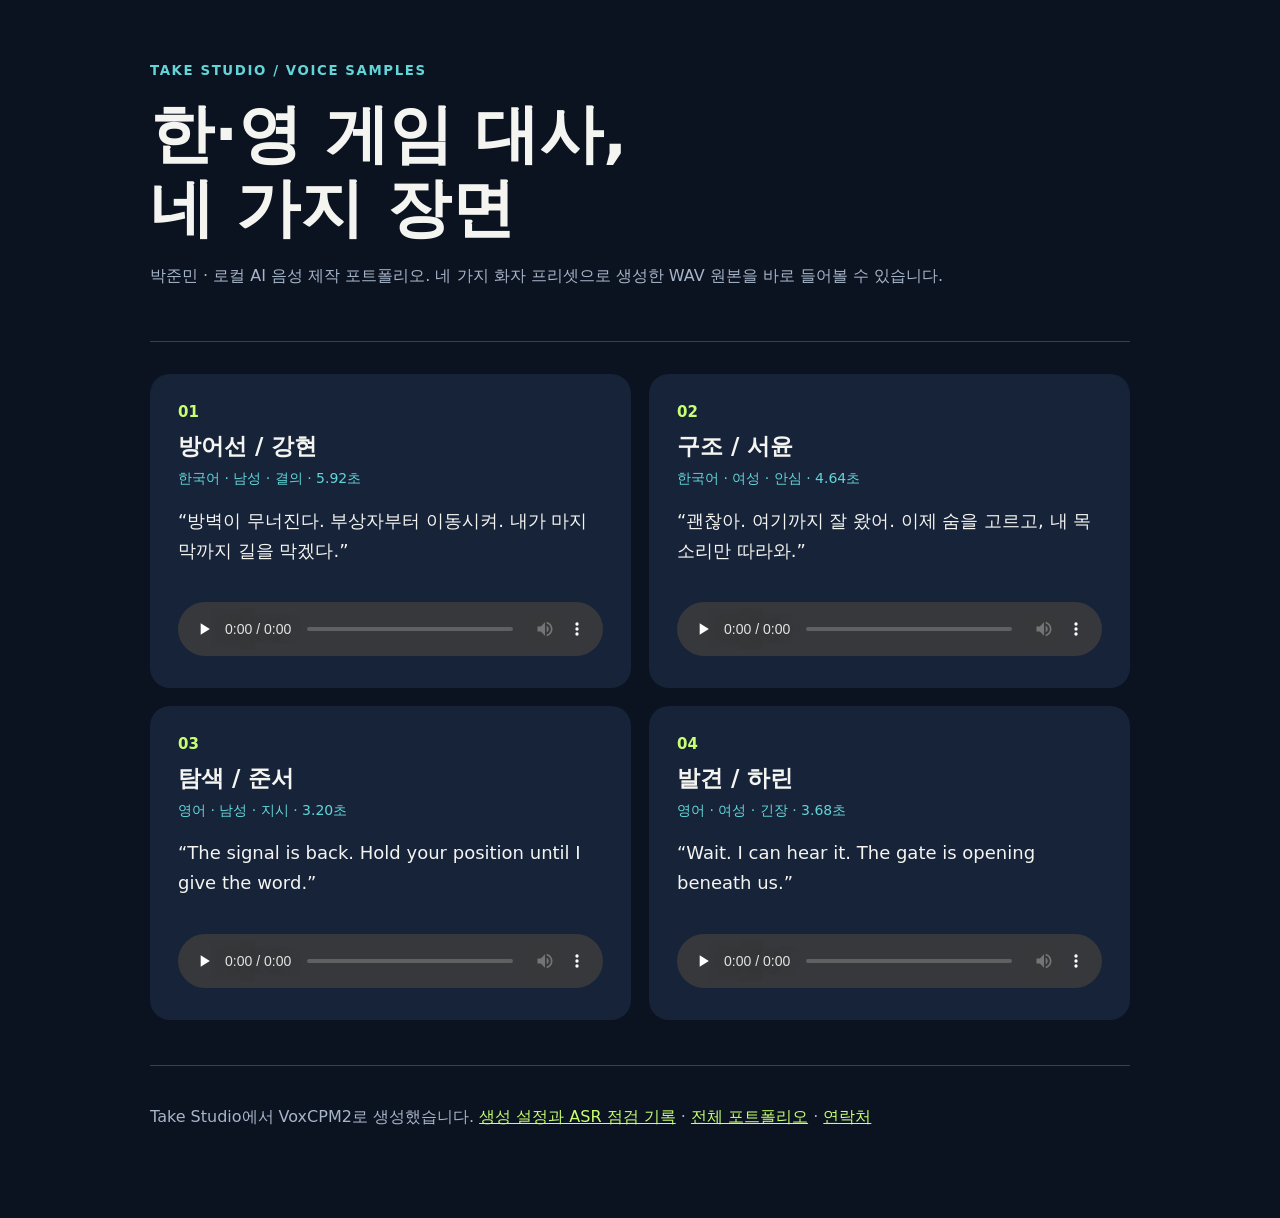
<file: listen.html>
<!doctype html>
<html lang="ko">
<head>
<meta charset="utf-8">
<meta name="viewport" content="width=device-width, initial-scale=1">
<title>박준민 · 게임 대사 청취</title>
<style>
:root{color-scheme:dark;font-family:"Malgun Gothic","Apple SD Gothic Neo",system-ui,sans-serif;background:#0b1220;color:#f4f5f1}
*{box-sizing:border-box}body{margin:0;padding:0 24px 72px}.wrap{max-width:980px;margin:auto}
header{padding:60px 0 35px;border-bottom:1px solid #344259}small{color:#62d5d7;font-weight:700;letter-spacing:.12em}h1{font-size:clamp(36px,6vw,64px);line-height:1.16;margin:18px 0;color:#f4f5f1}p{color:#a7b5c8;line-height:1.65}a{color:#c7ff71}main{display:grid;grid-template-columns:repeat(2,minmax(0,1fr));gap:18px;margin-top:32px}.card{background:#172339;border-radius:20px;padding:28px;min-width:0}.num{font-size:15px;color:#c7ff71;font-weight:800}.meta{color:#62d5d7;font-size:14px;margin:8px 0 18px}h2{font-size:23px;margin:10px 0 0}.line{min-height:82px;color:#f4f5f1;font-size:18px;line-height:1.65}audio{width:100%;margin-top:14px}footer{margin-top:45px;border-top:1px solid #344259;padding-top:22px}@media(max-width:680px){main{grid-template-columns:1fr}header{padding-top:35px}}
</style>
</head>
<body><div class="wrap">
<header><small>TAKE STUDIO / VOICE SAMPLES</small><h1>한·영 게임 대사,<br>네 가지 장면</h1><p>박준민 · 로컬 AI 음성 제작 포트폴리오. 네 가지 화자 프리셋으로 생성한 WAV 원본을 바로 들어볼 수 있습니다.</p></header>
<main>
<section class="card"><span class="num">01</span><h2>방어선 / 강현</h2><div class="meta">한국어 · 남성 · 결의 · 5.92초</div><div class="line">“방벽이 무너진다. 부상자부터 이동시켜. 내가 마지막까지 길을 막겠다.”</div><audio controls preload="none" src="audio_samples/01_ko_tactical_guard.wav"></audio></section>
<section class="card"><span class="num">02</span><h2>구조 / 서윤</h2><div class="meta">한국어 · 여성 · 안심 · 4.64초</div><div class="line">“괜찮아. 여기까지 잘 왔어. 이제 숨을 고르고, 내 목소리만 따라와.”</div><audio controls preload="none" src="audio_samples/02_ko_reassurance.wav"></audio></section>
<section class="card"><span class="num">03</span><h2>탐색 / 준서</h2><div class="meta">영어 · 남성 · 지시 · 3.20초</div><div class="line">“The signal is back. Hold your position until I give the word.”</div><audio controls preload="none" src="audio_samples/03_en_scout_command.wav"></audio></section>
<section class="card"><span class="num">04</span><h2>발견 / 하린</h2><div class="meta">영어 · 여성 · 긴장 · 3.68초</div><div class="line">“Wait. I can hear it. The gate is opening beneath us.”</div><audio controls preload="none" src="audio_samples/04_en_gate_discovery.wav"></audio></section>
</main><footer><p>Take Studio에서 VoxCPM2로 생성했습니다. <a href="audio_samples/index.json">생성 설정과 ASR 점검 기록</a> · <a href="README.md">전체 포트폴리오</a> · <a href="mailto:taito.p23@gmail.com">연락처</a></p></footer>
</div></body>
</html>
</file>
